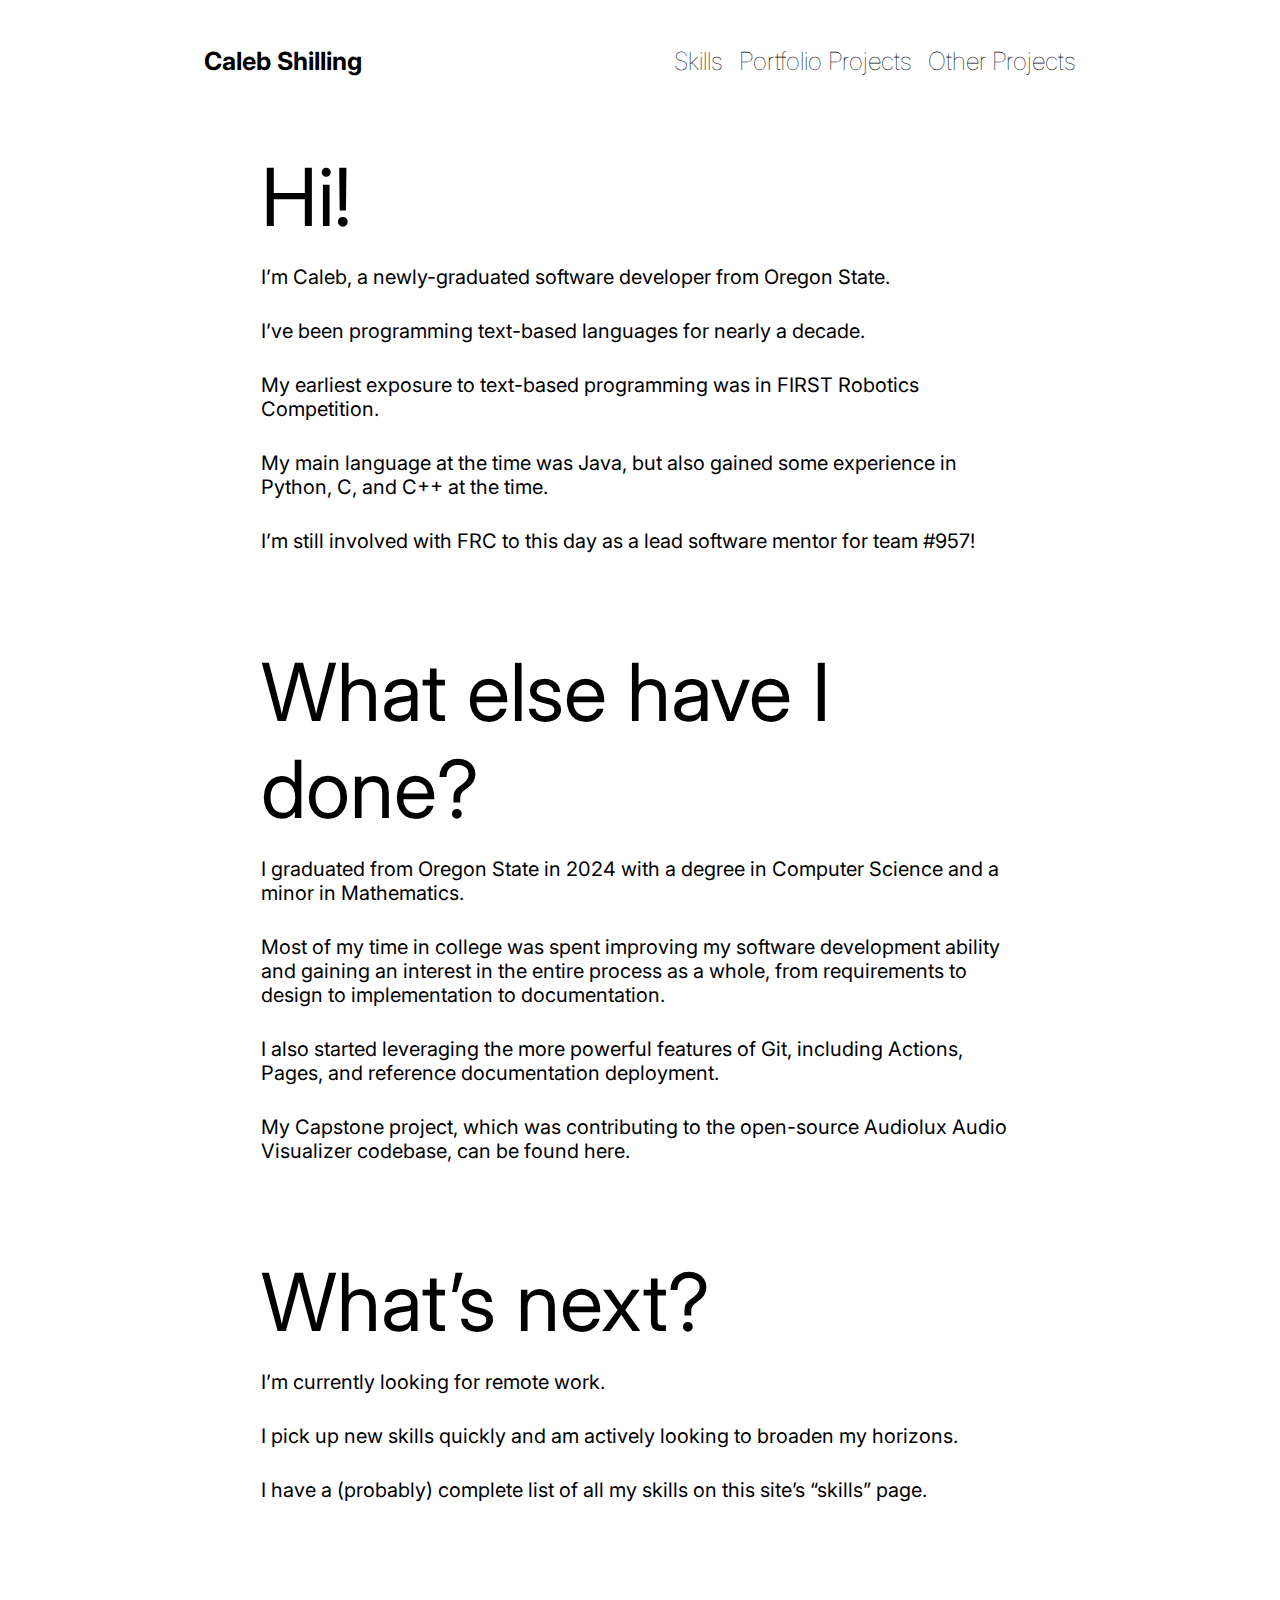
<file: index.html>
<!DOCTYPE html>
<html>
    <head>
        <title>About Me</title>
        <link rel="stylesheet" href="style.css">
        <link href='https://fonts.googleapis.com/css?family=Inter' rel='stylesheet'>
    </head>
    <body>

        <div class="nav">
            <ul>
                <li style="float:left; font-weight:bold;"><a href="index.html">Caleb Shilling</a></li>
                <li style="float:right; font-weight:lighter;"><a href="other/index.html">Other Projects</a></li>
                <li style="float:right; font-weight:lighter;"><a href="portfolio/index.html">Portfolio Projects</a></li>
                <li style="float:right; font-weight:lighter;"><a href="skills/index.html">Skills</a></li>
            </ul>
        </div>

        <div class="centered">
            <p class="large_header">Hi!</p>
            <p class="blurb">
                I’m Caleb, a newly-graduated software developer from Oregon State.
            </p>
            <p class="blurb">
                I’ve been programming text-based languages for nearly a decade.
            </p>
            <p class="blurb">
                My earliest exposure to text-based programming was in FIRST Robotics Competition.
            </p>
            <p class="blurb">
                My main language at the time was Java, but also gained some experience in Python, C, and C++ at the time.
            </p>
            <p class="blurb">
                I’m still involved with FRC to this day as a lead software mentor for team #957!
            </p>


            <p class="large_header">What else have I done?</p>
            <p class="blurb">
                I graduated from Oregon State in 2024 with a degree in Computer Science and a minor in Mathematics.
            </p>
            <p class="blurb">                
                Most of my time in college was spent improving my software development ability and gaining an interest in the entire process as a whole, from requirements to design to implementation to documentation.
            </p>
            <p class="blurb">
                I also started leveraging the more powerful features of Git, including Actions, Pages, and reference documentation deployment.
            </p>
            <p class="blurb">
                My Capstone project, which was contributing to the open-source Audiolux Audio Visualizer codebase, can be found here.
            </p>

            <p class="large_header">What’s next?</p>
            <p class="blurb">
                I’m currently looking for remote work.
            </p>
            <p class="blurb">                
                I pick up new skills quickly and am actively looking to broaden my horizons.
            </p>
            <p class="blurb">
                I have a (probably) complete list of all my skills on this site’s “skills” page.
            </p>
        </div>
        <br>
        <br>
        <br>
        <br>
        <br>
        <br>
    </body>
</html>
</file>
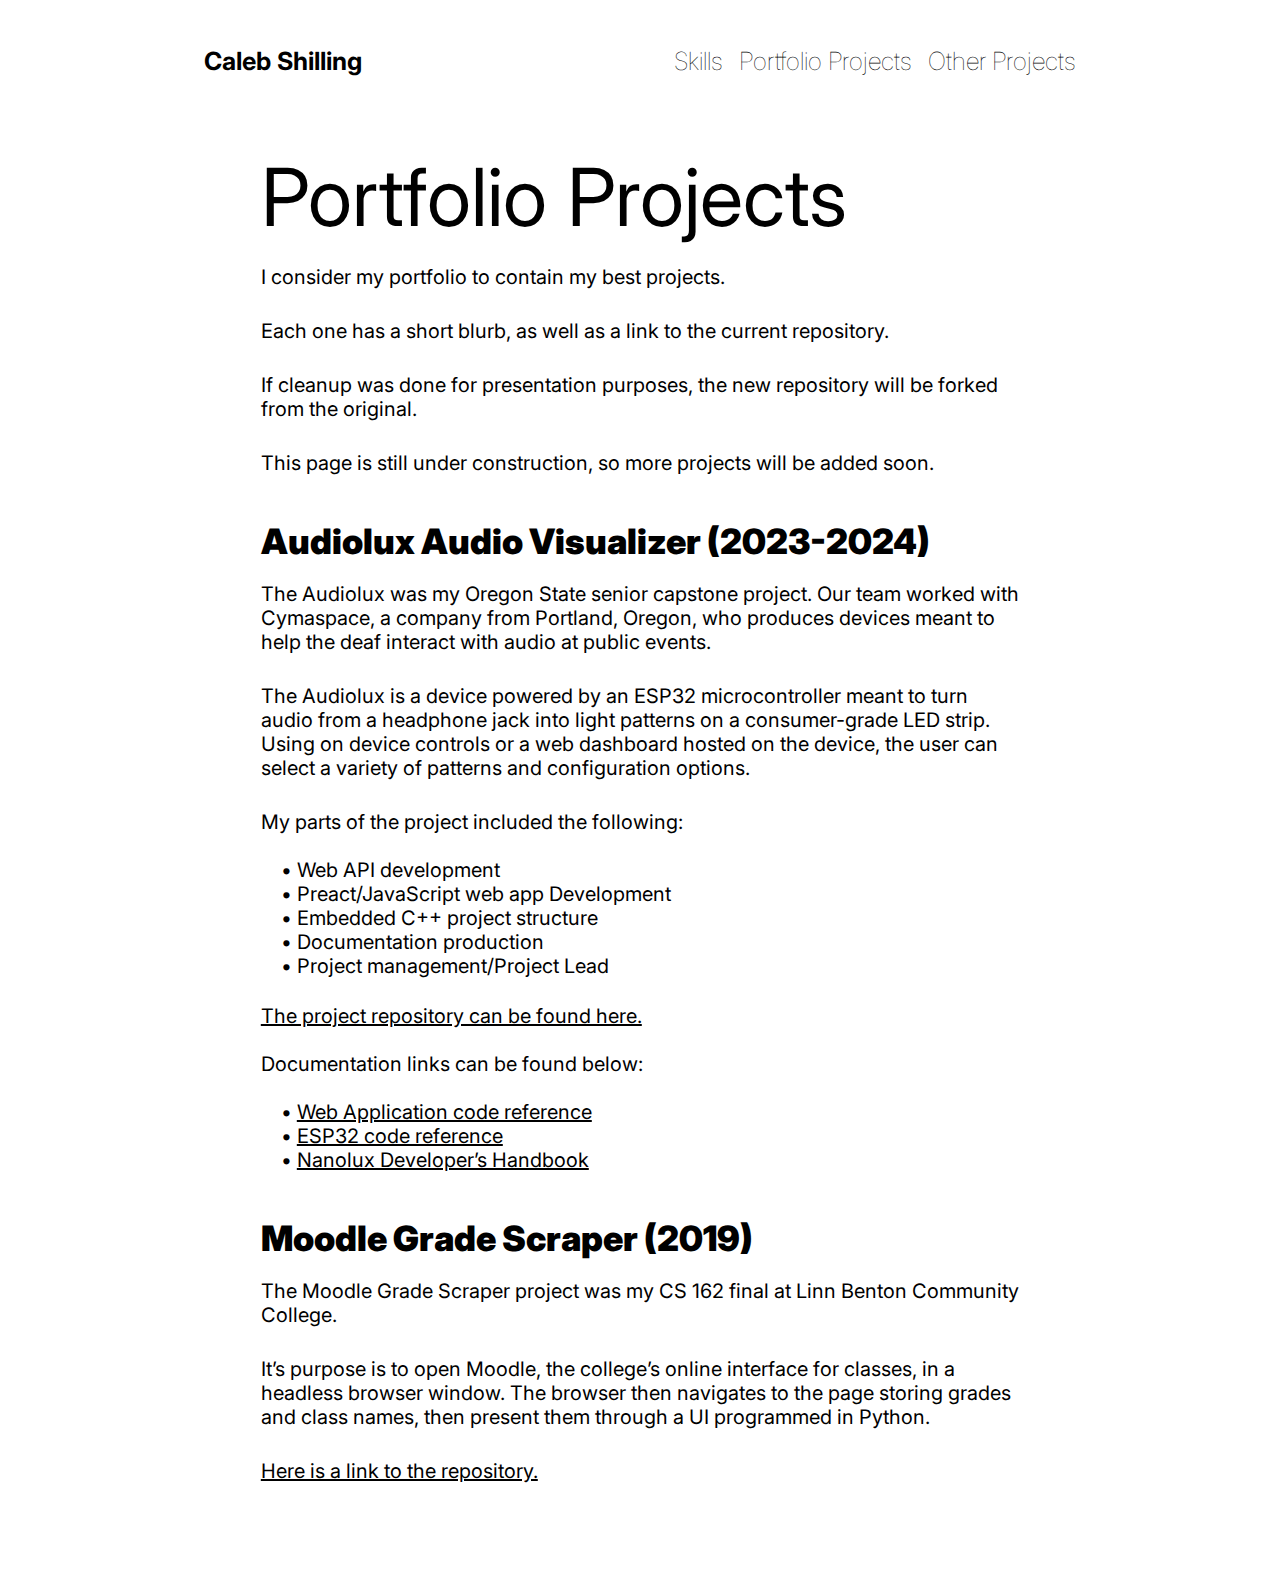
<file: portfolio/index.html>
<!DOCTYPE html>
<html>
    <head>
        <title>Skills Timeline</title>
        <link rel="stylesheet" href="../style.css">
        <link href='https://fonts.googleapis.com/css?family=Inter' rel='stylesheet'>
    </head>
    <body>

        <div class="nav">
            <ul>
                <li style="float:left; font-weight:bold;"><a href="../index.html">Caleb Shilling</a></li>
                <li style="float:right; font-weight:lighter;"><a href="../other/index.html">Other Projects</a></li>
                <li style="float:right; font-weight:lighter;"><a href="index.html">Portfolio Projects</a></li>
                <li style="float:right; font-weight:lighter;"><a href="../skills/index.html">Skills</a></li>         
            </ul>
        </div>

        <div class="centered">
            <p class="large_header">Portfolio Projects</p>
            <p class="blurb">
                I consider my portfolio to contain my best projects.
            </p>
            <p class="blurb">
                Each one has a short blurb, as well as a link to the current repository.
            </p>
            <p class="blurb">
                If cleanup was done for presentation purposes, the new repository will be forked from the original.
            </p>
            <p class="blurb">
                This page is still under construction, so more projects will be added soon.
            </p>

            <p class="bold_header">Audiolux Audio Visualizer (2023-2024)</p>
            <p class="blurb">
                The Audiolux was my Oregon State senior capstone project. Our team worked with Cymaspace, a company from Portland, Oregon, who produces devices meant to help the deaf interact with audio at public events.
            </p>
            <p class="blurb">
                The Audiolux is a device powered by an ESP32 microcontroller meant to turn audio from a headphone jack into light patterns on a consumer-grade LED strip. Using on device controls or a web dashboard hosted on the device, the user can select a variety of patterns and configuration options.
            </p>
            <p class="blurb_nopad">
                My parts of the project included the following:
                <div class="indent blurb">
                    <br>• Web API development
                    <br>• Preact/JavaScript web app Development
                    <br>• Embedded C++ project structure
                    <br>• Documentation production
                    <br>• Project management/Project Lead
                </div>
            </p>
            <a class="blurb inline_anchor" href="https://github.com/OPEnSLab-OSU/Nanolux">
                The project repository can be found here.
            </a>
            
            <p class="blurb_nopad">
                <br>
                Documentation links can be found below:
                <div class="indent blurb">
                    <br>
                    • <a class="blurb inline_anchor" href="https://openslab-osu.github.io/Nanolux/web/">
                        Web Application code reference
                    </a><br>
                    • <a class="blurb inline_anchor" href="https://openslab-osu.github.io/Nanolux/device/html/">
                        ESP32 code reference
                    </a><br>
                    • <a class="blurb inline_anchor" href="https://github.com/OPEnSLab-OSU/Nanolux/blob/main/docs/manual/Nanolux%20Developer's%20Handbook.pdf">
                        Nanolux Developer’s Handbook
                    </a>
                </div>
            </p>
           
            <p class="bold_header">Moodle Grade Scraper (2019)</p>
            <p class="blurb">
                The Moodle Grade Scraper project was my CS 162 final at Linn Benton Community College.
            </p>
            <p class="blurb">
                It’s purpose is to open Moodle, the college’s online interface for classes, in a headless browser window. The browser then navigates to the page storing grades and class names, then present them through a UI programmed in Python.
            </p>
            <a class="blurb inline_anchor" href="https://github.com/CalebS-LBCC/Moodle-Grade-Scraper">
               Here is a link to the repository.
            </a>
        <br>
        <br>
        <br>
        <br>
        <br>
        <br>
    </body>
</html>
</file>
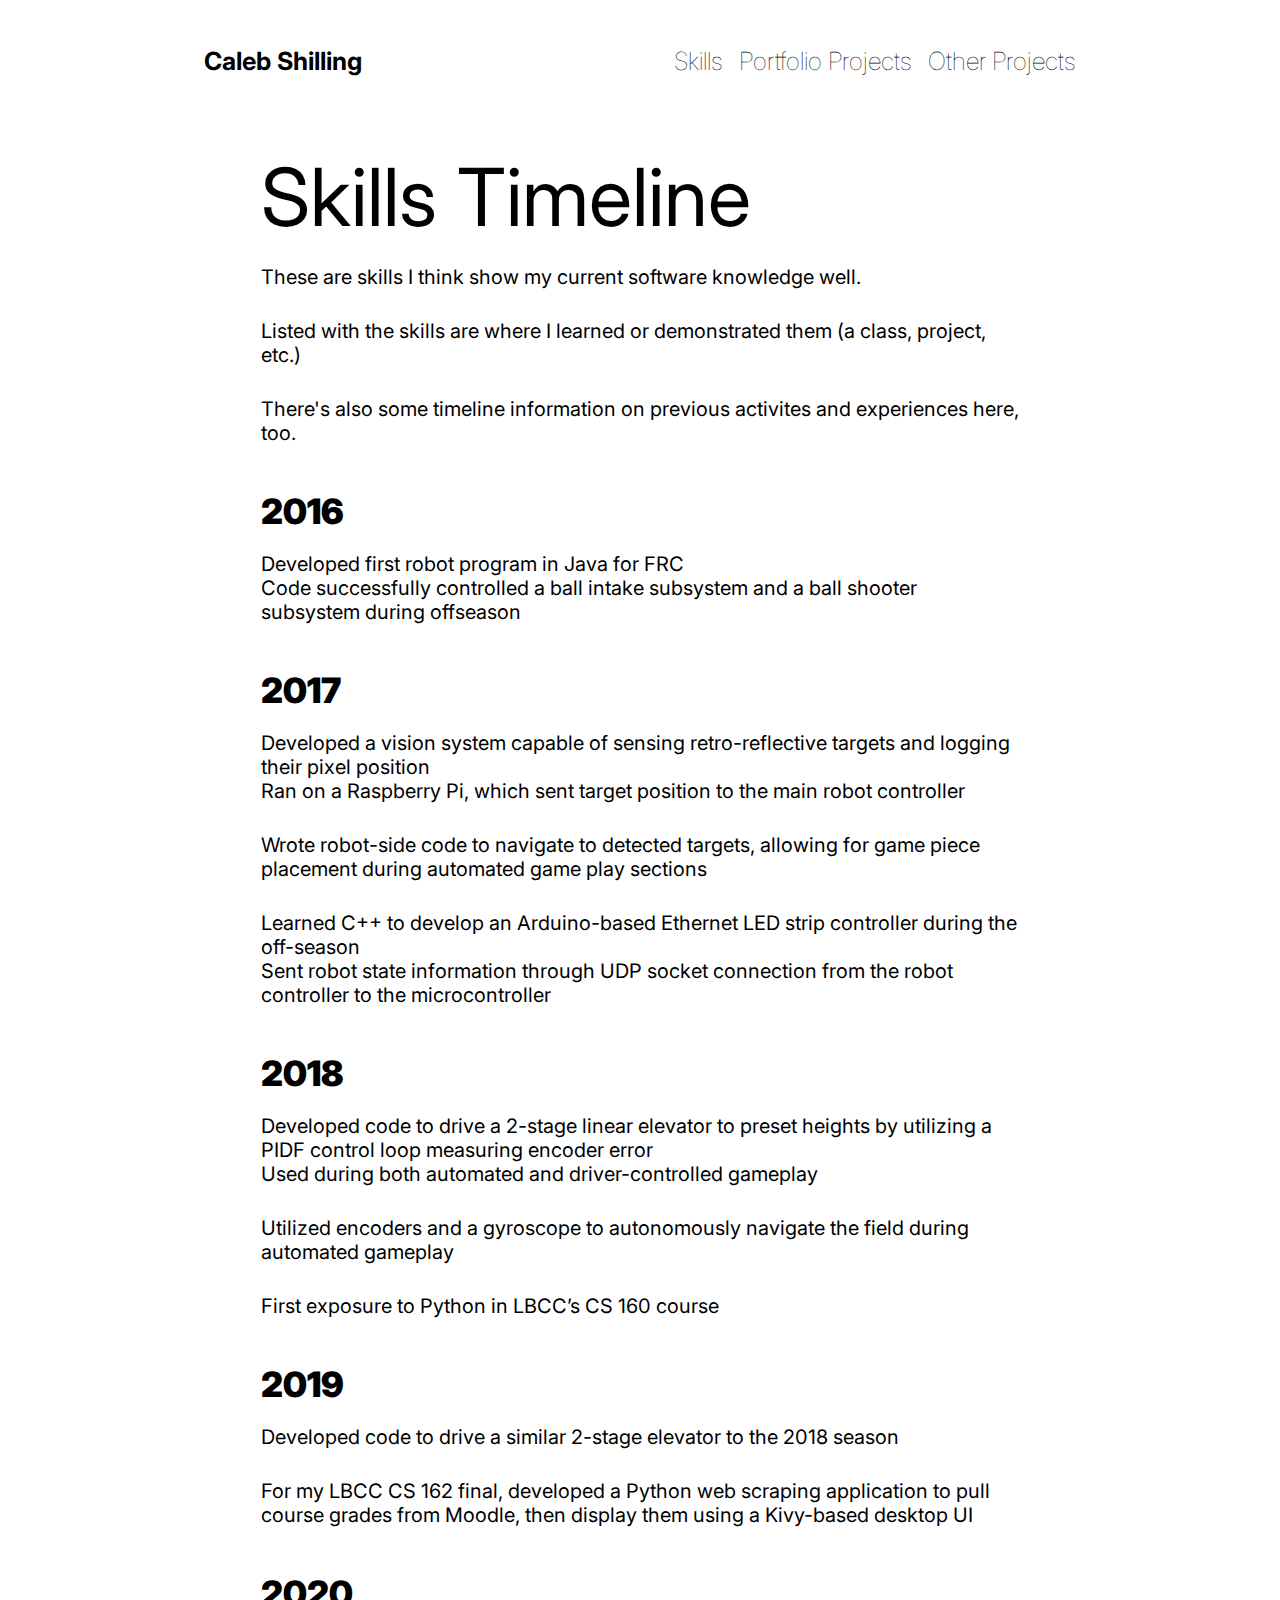
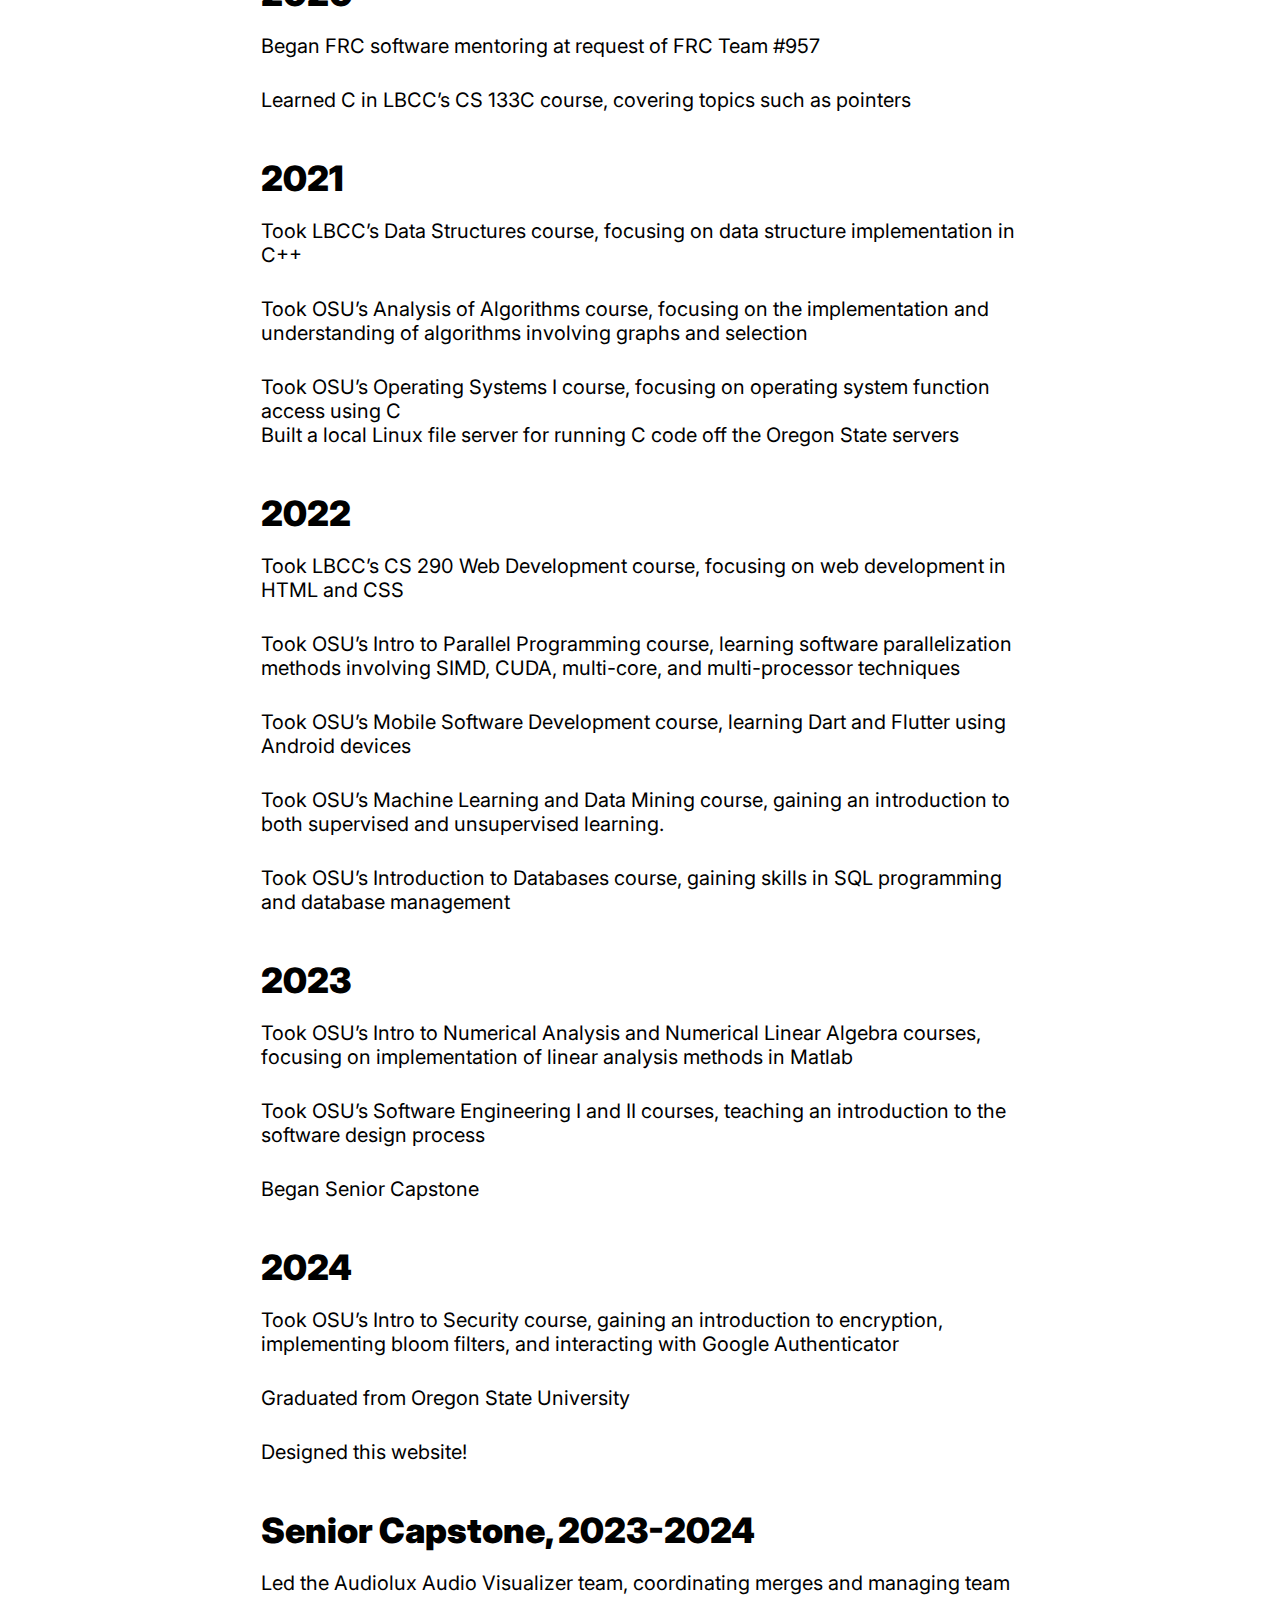
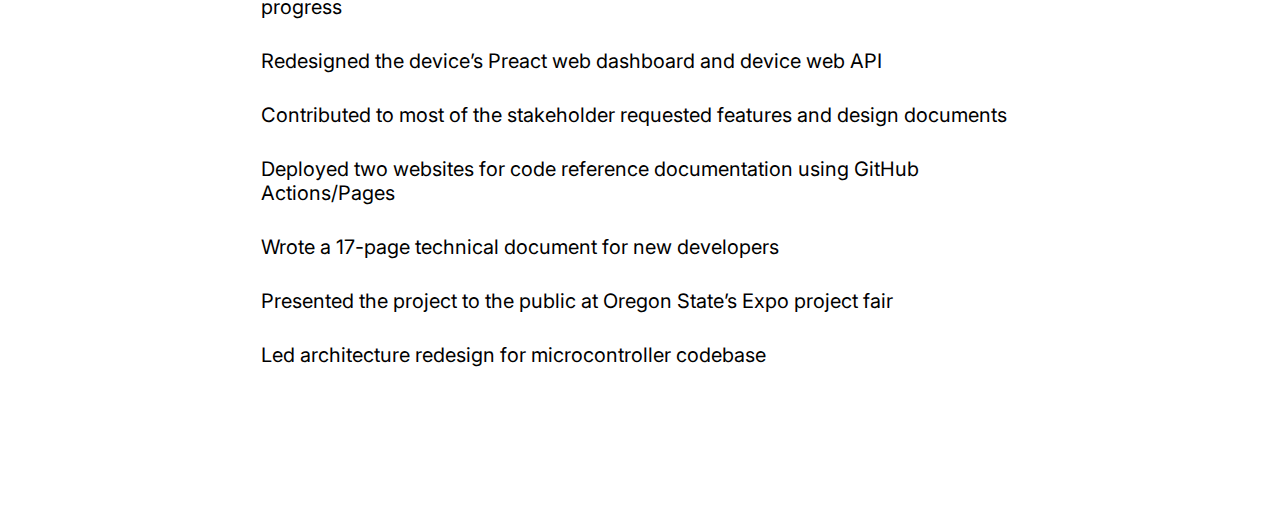
<file: skills/index.html>
<!DOCTYPE html>
<html>
    <head>
        <title>Skills Timeline</title>
        <link rel="stylesheet" href="../style.css">
        <link href='https://fonts.googleapis.com/css?family=Inter' rel='stylesheet'>
    </head>
    <body>

        <div class="nav">
            <ul>
                <li style="float:left; font-weight:bold;"><a href="../index.html">Caleb Shilling</a></li>
                <li style="float:right; font-weight:lighter;"><a href="../other/index.html">Other Projects</a></li>
                <li style="float:right; font-weight:lighter;"><a href="../portfolio/index.html">Portfolio Projects</a></li>
                <li style="float:right; font-weight:lighter;"><a href="index.html">Skills</a></li>
                
                
            </ul>
        </div>

        <div class="centered">
            <p class="large_header">Skills Timeline</p>
            <p class="blurb">
                These are skills I think show my current software knowledge well.
            </p>
            <p class="blurb">
                Listed with the skills are where I learned or demonstrated them (a class, project, etc.)
            </p>
            <p class="blurb">
                There's also some timeline information on previous activites and experiences here, too.
            </p>

            <p class="bold_header">2016</p>
            <p class="blurb">
                Developed first robot program in Java for FRC <br>
                Code successfully controlled a ball intake subsystem and a ball shooter subsystem during offseason
            </p>

            <p class="bold_header">2017</p>
            <p class="blurb">
                Developed a vision system capable of sensing retro-reflective targets and logging their pixel position <br>
                Ran on a Raspberry Pi, which sent target position to the main robot controller
            </p>
            <p class="blurb">
                Wrote robot-side code to navigate to detected targets, allowing for game piece placement during automated game play sections
            </p>
            <p class="blurb">
                Learned C++ to develop an Arduino-based Ethernet LED strip controller during the off-season <br>
                Sent robot state information through UDP socket connection from the robot controller to the microcontroller
            </p>

            <p class="bold_header">2018</p>
            <p class="blurb">
                Developed code to drive a 2-stage linear elevator to preset heights by utilizing a PIDF control loop measuring encoder error <br>
                Used during both automated and driver-controlled gameplay
            </p>
            <p class="blurb">
                Utilized encoders and a gyroscope to autonomously navigate the field during automated gameplay
            </p>
            <p class="blurb">
                First exposure to Python in LBCC’s CS 160 course
            </p>

            <p class="bold_header">2019</p>
            <p class="blurb">
                Developed code to drive a similar 2-stage elevator to the 2018 season
            </p>
            <p class="blurb">
                For my LBCC CS 162 final, developed a Python web scraping application to pull course grades from Moodle, then display them using a Kivy-based desktop UI
            </p>

            <p class="bold_header">2020</p>
            <p class="blurb">
                Began FRC software mentoring at request of FRC Team #957
            </p>
            <p class="blurb">
                Learned C in LBCC’s CS 133C course, covering topics such as pointers
            </p>

            <p class="bold_header">2021</p>
            <p class="blurb">
                Took LBCC’s Data Structures course, focusing on data structure implementation in C++
            </p>
            <p class="blurb">
                Took OSU’s Analysis of Algorithms course, focusing on the implementation and understanding of algorithms involving graphs and selection

            </p>
            <p class="blurb">
                Took OSU’s Operating Systems I course, focusing on operating system function access using C <br>
                Built a local Linux file server for running C code off the Oregon State servers
            </p>

            <p class="bold_header">2022</p>
            <p class="blurb">
                Took LBCC’s CS 290 Web Development course, focusing on web development in HTML and CSS
            </p>
            <p class="blurb">      
                Took OSU’s Intro to Parallel Programming course, learning software parallelization methods involving SIMD, CUDA, multi-core, and multi-processor techniques
            </p>
            <p class="blurb">
                Took OSU’s Mobile Software Development course, learning Dart and Flutter using Android devices
            </p>
            <p class="blurb">      
                Took OSU’s Machine Learning and Data Mining course, gaining an introduction to both supervised and unsupervised learning.
            </p>
            <p class="blurb">
                Took OSU’s Introduction to Databases course, gaining skills in SQL programming and database management
            </p>

            <p class="bold_header">2023</p>
            <p class="blurb">
                Took OSU’s Intro to Numerical Analysis and Numerical Linear Algebra courses, focusing on implementation of linear analysis methods in Matlab
            </p>
            <p class="blurb">                  
                Took OSU’s Software Engineering I and II courses, teaching an introduction to the software design process
            </p>
            <p class="blurb">             
                Began Senior Capstone
            </p>

            <p class="bold_header">2024</p>
            <p class="blurb">
                Took OSU’s Intro to Security course, gaining an introduction to encryption, implementing bloom filters, and interacting with Google Authenticator
            </p>
            <p class="blurb">                              
                Graduated from Oregon State University
            </p>
            <p class="blurb">
                Designed this website!
            </p>

            <p class="bold_header">Senior Capstone, 2023-2024</p>
            <p class="blurb">
                Led the Audiolux Audio Visualizer team, coordinating merges and managing team progress
            </p>
            <p class="blurb">                              
                Redesigned the device’s Preact web dashboard and device web API
            </p>
            <p class="blurb">
                Contributed to most of the stakeholder requested features and design documents
            </p>
            <p class="blurb">
                Deployed two websites for code reference documentation using GitHub Actions/Pages
            </p>
            <p class="blurb">                              
                Wrote a 17-page technical document for new developers
            </p>
            <p class="blurb">
                Presented the project to the public at Oregon State’s Expo project fair
            </p>
            <p class="blurb">
                Led architecture redesign for microcontroller codebase
            </p>

        </div>
        <br>
        <br>
        <br>
        <br>
        <br>
        <br>
    </body>
</html>
</file>
<file: style.css>
.centered { 
    margin-inline: auto;
    width: 60%;
    max-width: 1000px;
}

.nav {
    margin-inline: auto;
    width: 75%;
    max-width: 1300px;
    
}

.bold_header {
    font-size: 35px;
    font-family: 'Inter';
    margin-bottom: 0px;
    font-weight: 900;
}

ul {
    list-style-type: none;
    margin: 0;
    padding: 30px;
    
}

li {
    display: inline;
}

a {
    display: block;
    padding: 8px;
    font-family: 'Inter';
    font-size: 25px;
    text-decoration: none;
    color: black;
}

.large_header {
    font-size: 80px;
    font-family: 'Inter';
    margin-bottom: 0px;
}

.blurb {
    font-size: 20px;
    font-family: 'Inter';
    padding-bottom: 10px;
    text-wrap: wrap;
}

.blurb_nopad {
    margin: 0;
    font-size: 20px;
    font-family: 'Inter';
    text-wrap: wrap;
}

.indent {
    padding-left:20px;
}

.inline_anchor {
    display: inline;
    padding: 0px;
    font-family: 'Inter';
    font-size: 20px;
    text-decoration:underline;
    color: black;
}
</file>
